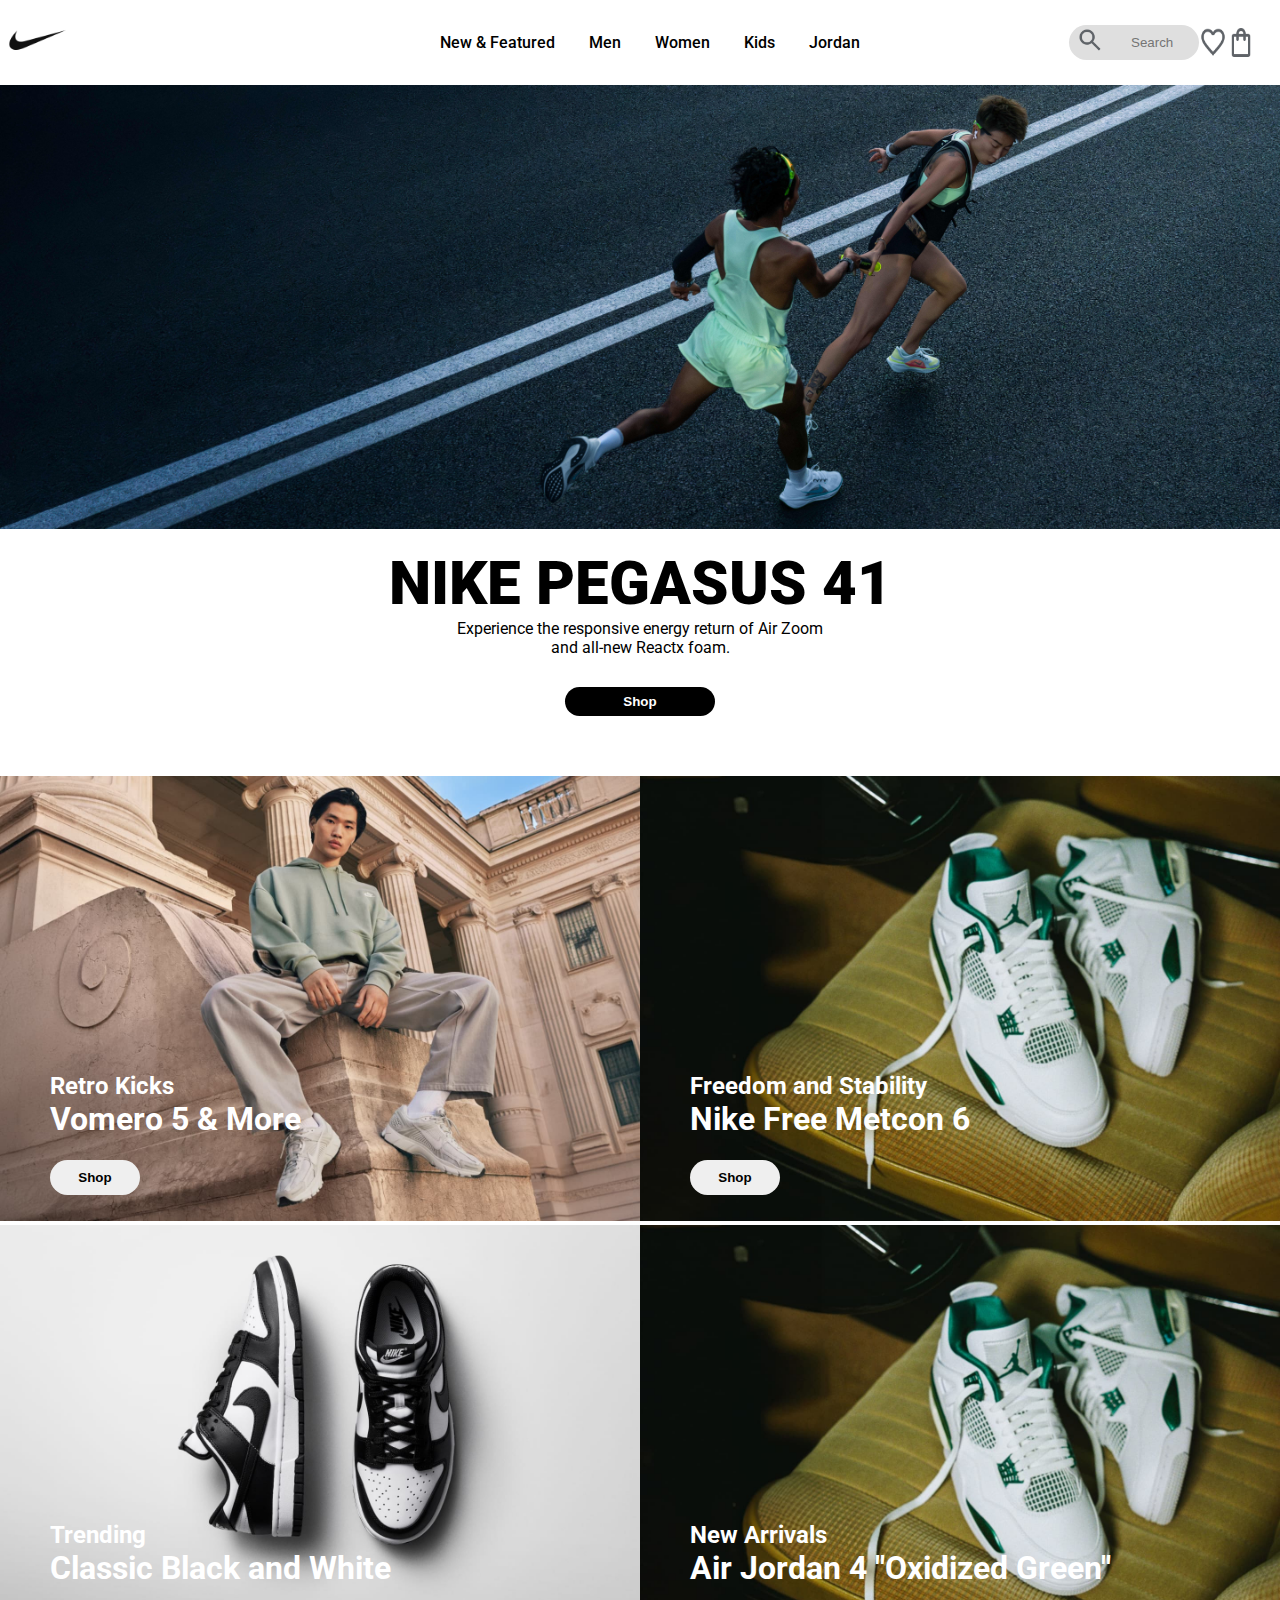
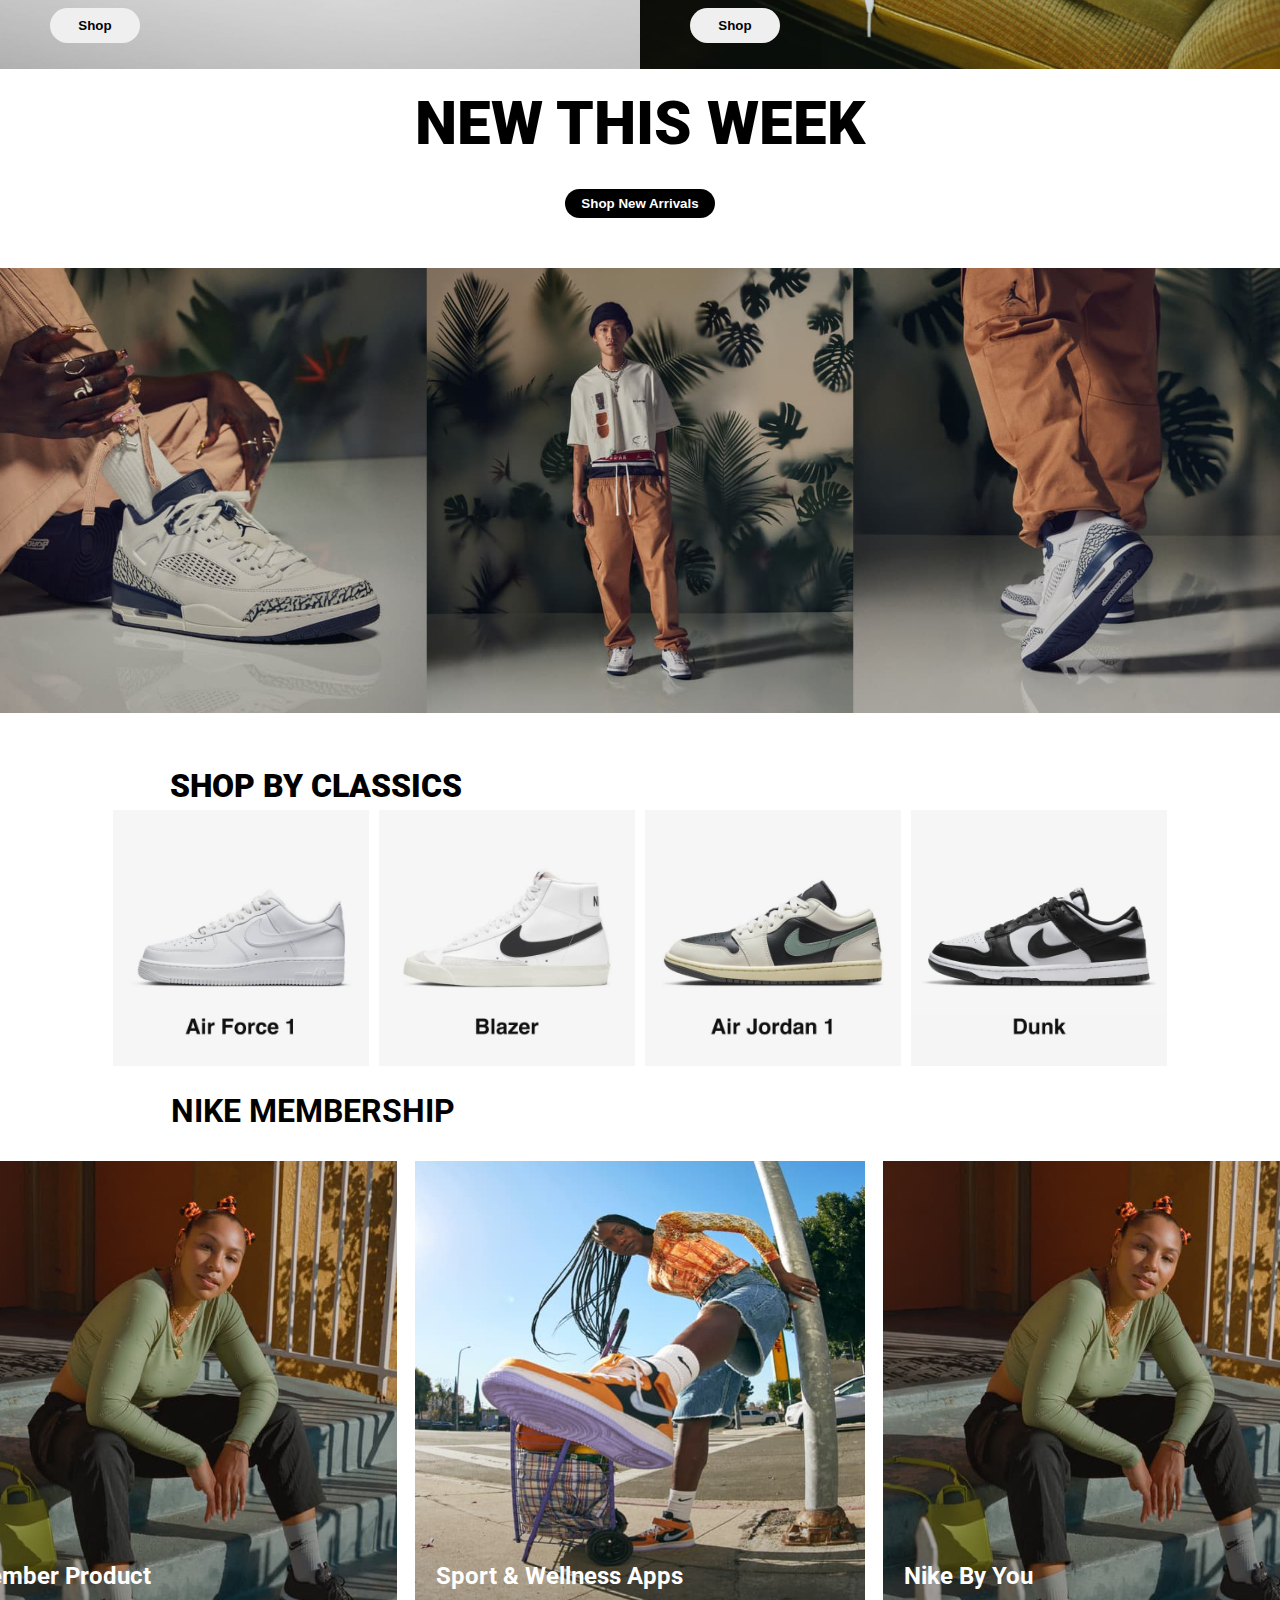
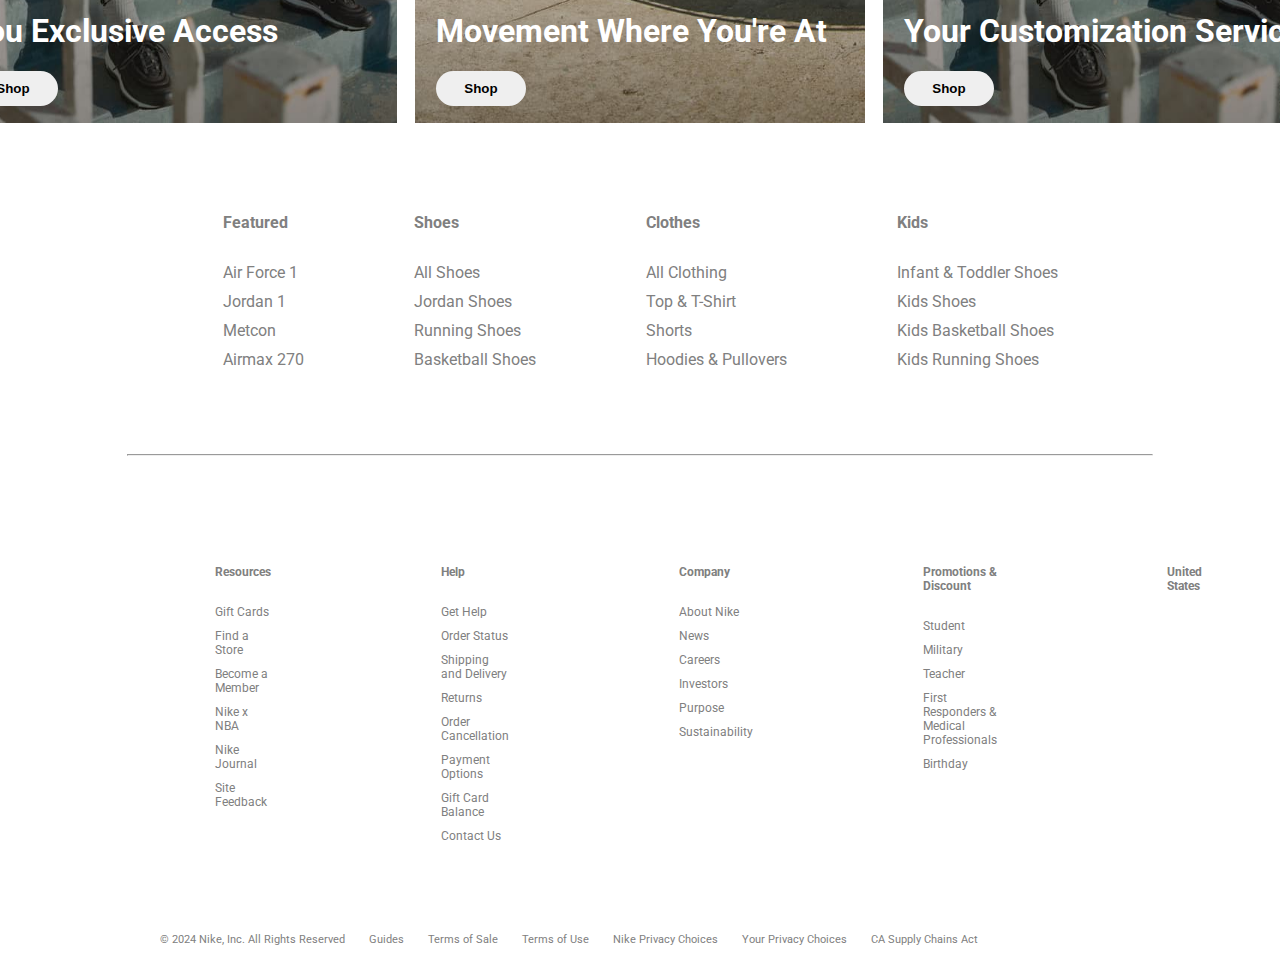
<file: index.html>
<!DOCTYPE html>
<html lang="en">
<head>
    <meta charset="UTF-8">
    <meta name="viewport" content="width=device-width, initial-scale=1.0">
    <link rel="preconnect" href="https://fonts.googleapis.com">
    <link rel="preconnect" href="https://fonts.gstatic.com" crossorigin>
    <link href="https://fonts.googleapis.com/css2?family=Roboto:ital,wght@0,100;0,300;0,400;0,500;0,700;0,900;1,100;1,300;1,400;1,500;1,700;1,900&display=swap" rel="stylesheet">
    <title>Training</title>
    <link rel="stylesheet" href="style.css">
</head>
<body>
    <header>
        <div id="logo">
            <img src="images/logo.png" alt="logo">
        </div>
        <nav>
            <a href="#New">New & Featured</a>
            <a href="#New">Men</a>
            <a href="#New">Women</a>
            <a href="#New">Kids</a>
            <a href="#New">Jordan</a>
        </nav>
        <div id="end">
            <div id="searchbar">
                <input type="search" name="search" id="input" placeholder="Search" >
                <button id="search_button">
                    <img src="images/search_icon.png" alt="">
                </button>
            </div>
            <img src="images/Favorite_icon.png" alt="icon">
            <img src="images/Bag_icon.png" alt="">
        </div>
    </header>

    <main>
        <a href="#product"><img src="images/Main.jpeg" alt="" id="main_image"></a>

        <div class="text">
            <h1>NIKE PEGASUS 41</h1>
            <p>Experience the responsive energy return of Air Zoom </br> and all-new Reactx foam.</p>
            <button>Shop</button>
        </div>

        <div id="catalog">
            <div class="row item-1">
                <img src="images/item-1.jpeg" alt="image">
                <div id="content">
                <h2>Retro Kicks</h2>
                <h1>Vomero 5 & More</h1>
                <a href="shop/shop.html"><button>Shop</button></a>
                </div>
            </div>
            <div class="row item-2">
                <img src="images/item-4.jpeg" alt="image">
                <div id="content">
                <h2>Freedom and Stability</h2>
                <h1>Nike Free Metcon 6</h1>
                <a href="shop/shop.html"><button>Shop</button></a>
                </div>
            </div>
            <div class="row item-3">
                <img src="images/item-3.jpeg" alt="image">
                <div id="content">
                <h2>Trending</h2>
                <h1>Classic Black and White</h1>
                <a href="shop/shop.html"><button>Shop</button></a>
                </div>
            </div>
            <div class="row item-4">
                <img src="images/item-4.jpeg" alt="image">
                <div id="content">
                <h2>New Arrivals</h2>
                <h1>Air Jordan 4 "Oxidized Green"</h1>
                <a href="shop/shop.html"><button>Shop</button></a>
                </div>
            </div>
        </div>
        <div class="text">
            <h1>NEW THIS WEEK</h1>
            <button>Shop New Arrivals</button>
        </div>
        <img src="images/3guy.jpeg" alt="guy" id="single_image">
    <div id="shop_list">
        <h1>SHOP BY CLASSICS</h1>
        <div id="list">
        <img src="images/1.jpeg" alt="1">
        <img src="images/2.jpeg" alt="1">
        <img src="images/3.jpeg" alt="1">
        <img src="images/4.jpeg" alt="1">
         </div>
    </div>
             <h1 class="membership_header">NIKE MEMBERSHIP</h1>
    <div id="membership">
    <div class="item1">
        <img src="images/bottom1.jpeg" alt="11">
        <div class="content1">
            <h2>Member Product</h2>
            <h1>You Exclusive Access</h1>
            <a href="shop/shop.html"><button>Shop</button></a>
            </div>
    </div>
    <div class="item1">
        <img src="images/bottom3.jpeg" alt="11">
        <div class="content1">
            <h2>Sport & Wellness Apps</h2>
            <h1>Movement Where You're At</h1>
            <a href="shop/shop.html"><button>Shop</button></a>
            </div>
    </div>
    <div class="item1">
        <img src="images/bottom1.jpeg" alt="11">
        <div class="content1">
            <h2>Nike By You</h2>
            <h1>Your Customization Service</h1>
            <a href="shop/shop.html"><button>Shop</button></a>
            </div>
    </div>
    </div>

    <div id="features">
        <div class="column">
            <a href="#"><h4>Featured</h4></a>
            <a href="#">Air Force 1</a>
            <a href="#">Jordan 1</a>
            <a href="#">Metcon</a>
            <a href="#">Airmax 270</a>
        </div>
        <div class="column">
            <a href="#"><h4>Shoes</h4></a>
            <a href="#">All Shoes</a>
            <a href="#">Jordan Shoes</a>
            <a href="#">Running Shoes</a>
            <a href="#">Basketball Shoes</a>
        </div>
        <div class="column">
            <a href="#"><h4>Clothes</h4></a>
            <a href="#">All Clothing</a>
            <a href="#">Top & T-Shirt</a>
            <a href="#">Shorts</a>
            <a href="#">Hoodies & Pullovers</a>
        </div>
        <div class="column">
            <a href="#"><h4>Kids</h4></a>
            <a href="#">Infant & Toddler Shoes</a>
            <a href="#">Kids Shoes</a>
            <a href="#">Kids Basketball Shoes</a>
            <a href="#">Kids Running Shoes</a>
        </div>
    </div>
    <hr width="80%">
    </main>

    <footer>
        <div id="last">
            <div class="column_content">
                <a href="#"><h4>Resources</h4></a>
                <a href="#">Gift Cards</a>
                <a href="#">Find a Store</a>
                <a href="#">Become a Member</a>
                <a href="#">Nike x NBA</a>
                <a href="#">Nike Journal</a>
                <a href="#">Site Feedback</a>
            </div>
            <div class="column_content">
                <a href="#"><h4>Help</h4></a>
                <a href="#">Get Help</a>
                <a href="#">Order Status</a>
                <a href="#">Shipping and Delivery</a>
                <a href="#">Returns</a>
                <a href="#">Order Cancellation</a>
                <a href="#">Payment Options</a>
                <a href="#">Gift Card Balance</a>
                <a href="#">Contact Us</a>
            </div>
            <div class="column_content">
                <a href="#"><h4>Company</h4></a>
                <a href="#">About Nike</a>
                <a href="#">News</a>
                <a href="#">Careers</a>
                <a href="#">Investors</a>
                <a href="#">Purpose</a>
                <a href="#">Sustainability</a>
            </div>
            <div class="column_content">
                <a href="#"><h4>Promotions & Discount</h4></a>
                <a href="#">Student</a>
                <a href="#">Military</a>
                <a href="#">Teacher</a>
                <a href="#">First Responders & Medical Professionals</a>
                <a href="#">Birthday</a>
            </div>
            <div class="column_content">
                <a href="#"><h4>United States</h4></a>
            </div>
        </div>

        <div id="gray">
            <a href="#">© 2024 Nike, Inc. All Rights Reserved</a>
            <a href="Guides">Guides</a>
            <a href="#">Terms of Sale</a>
            <a href="#">Terms of Use</a>
            <a href="#">Nike Privacy Choices</a>
            <a href="#">Your Privacy Choices</a>
            <a href="#">CA Supply Chains Act</a>
        </div>
    </footer>

</body>
</html>
</file>
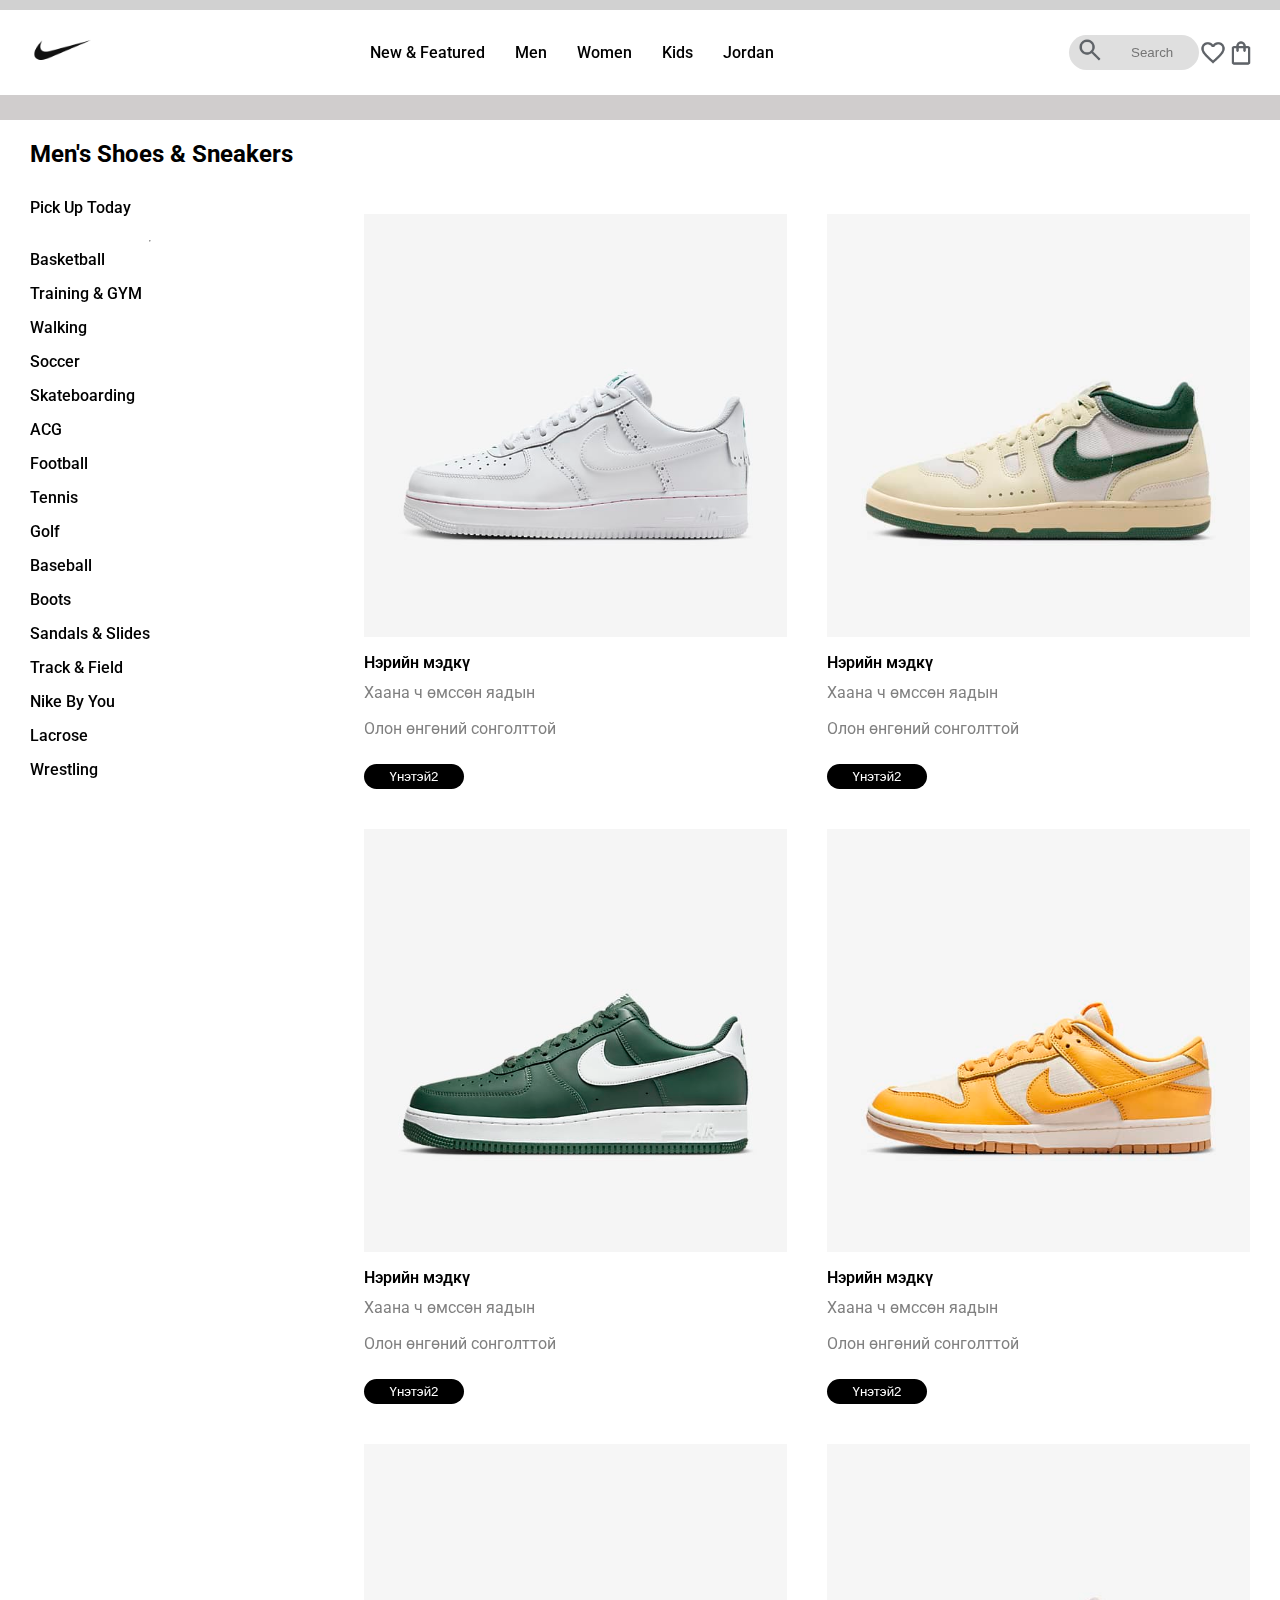
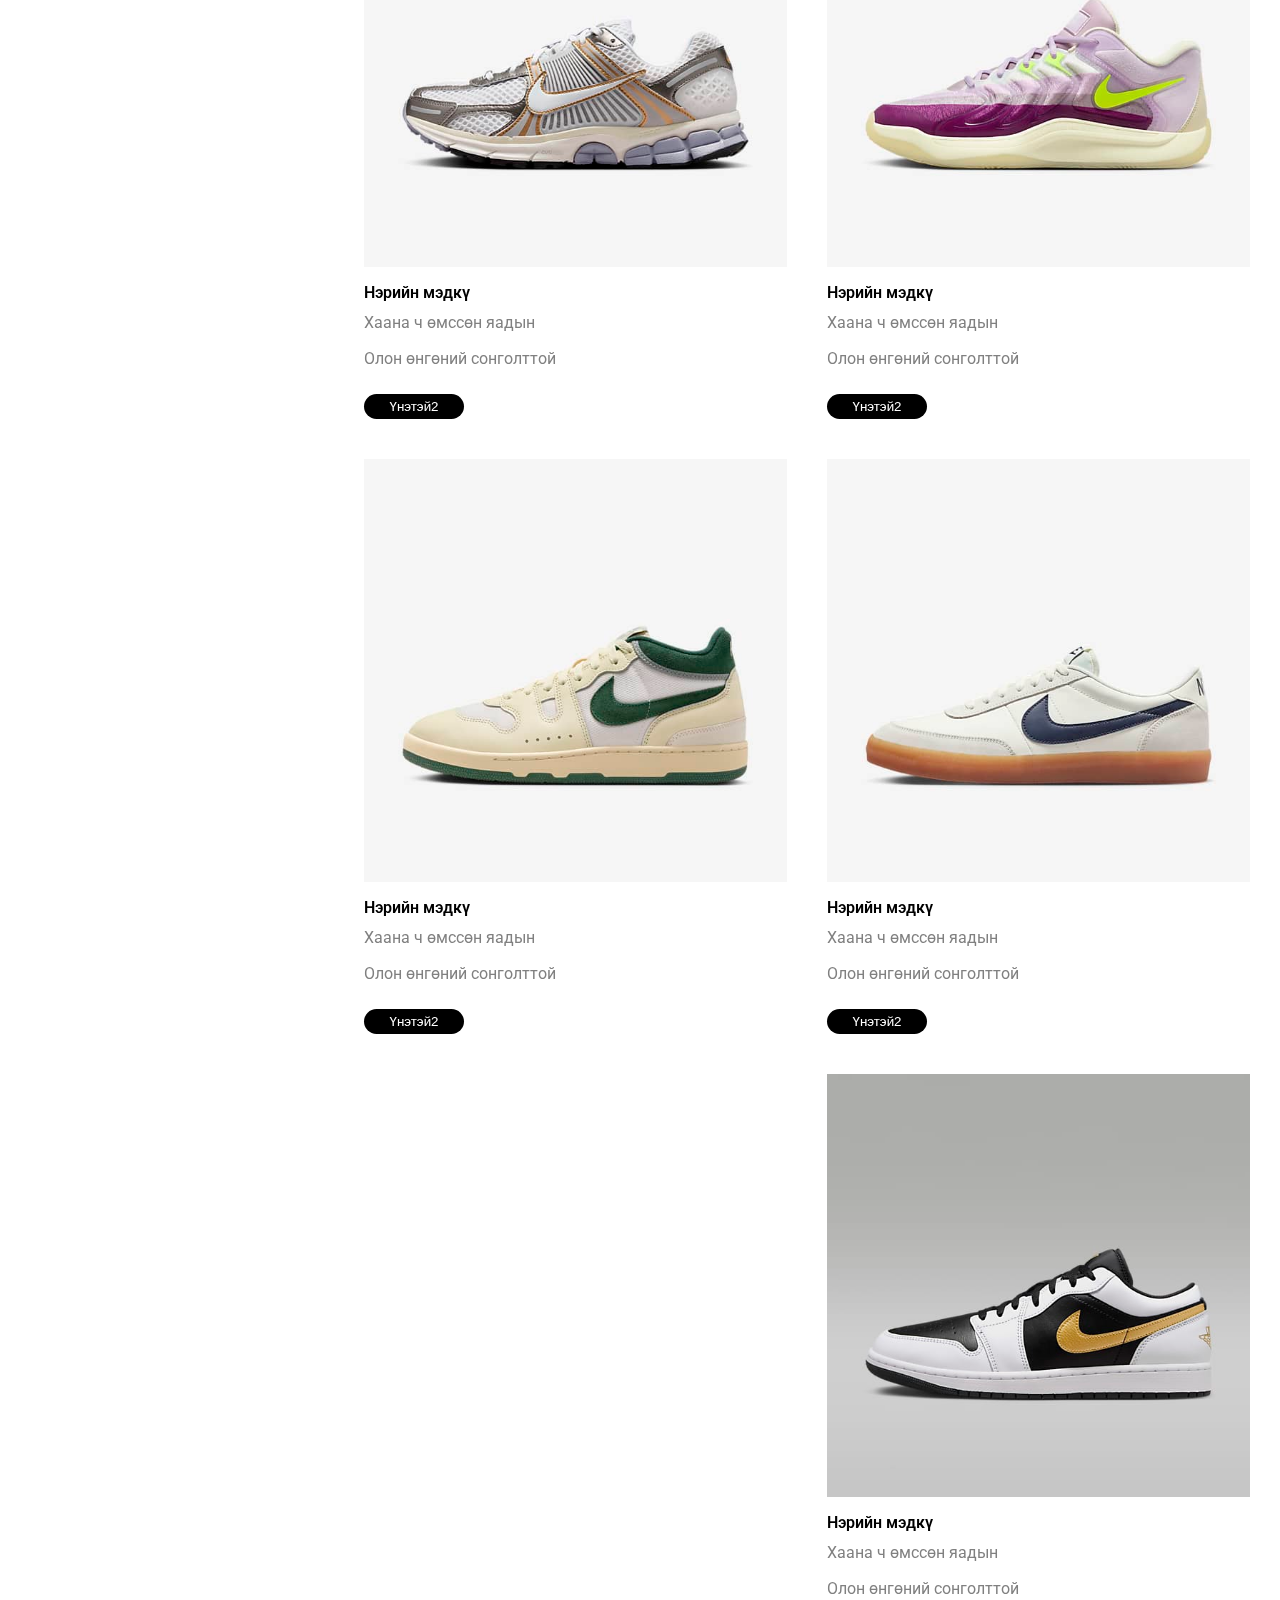
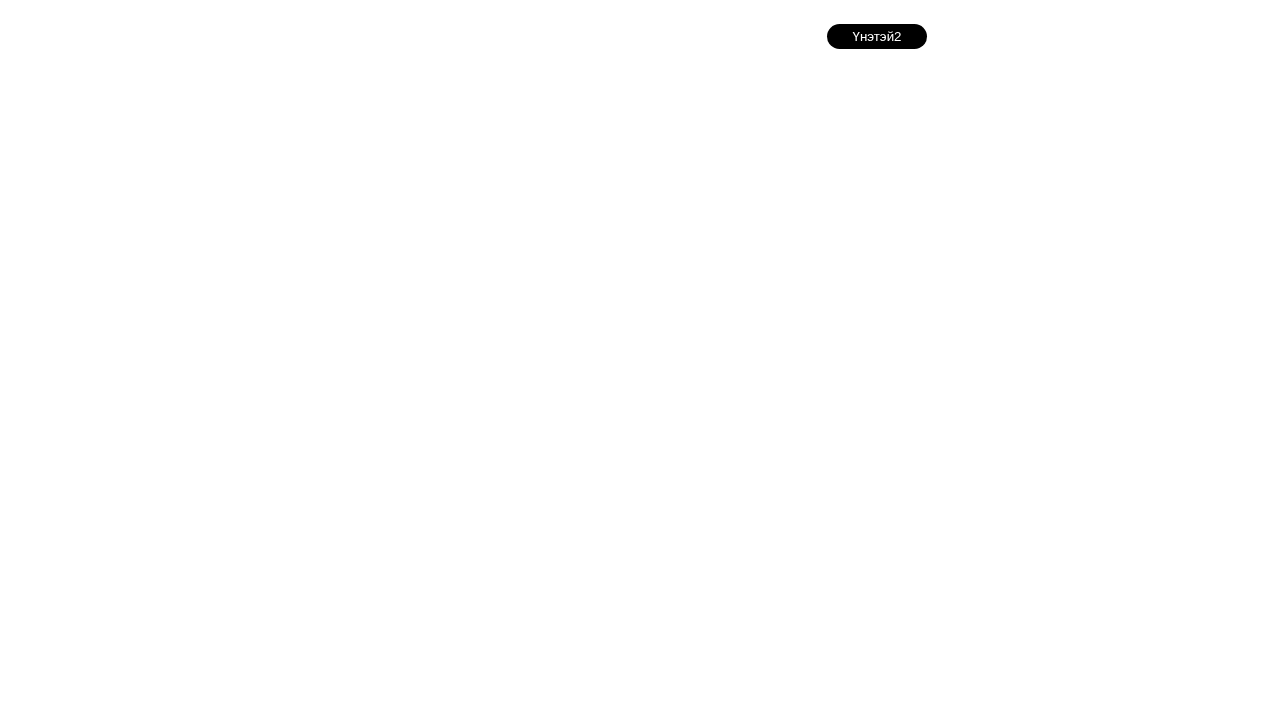
<file: shop/shop.html>
<!DOCTYPE html>
<html lang="en">
<head>
    <meta charset="UTF-8">
    <meta name="viewport" content="width=device-width, initial-scale=1.0">
    <title>Nike</title>
    <link rel="preconnect" href="https://fonts.googleapis.com">
    <link rel="preconnect" href="https://fonts.gstatic.com" crossorigin>
    <link href="https://fonts.googleapis.com/css2?family=Roboto:ital,wght@0,100;0,300;0,400;0,500;0,700;0,900;1,100;1,300;1,400;1,500;1,700;1,900&display=swap" rel="stylesheet">   
    <link rel="stylesheet" href="style.css">
</head>
<body>
    <div id="gray2"></div>
    <header>
        <div id="logo">
            <img src="icon/logo.png" alt="logo">
        </div>
        <nav>
            <a href="#New">New & Featured</a>
            <a href="#New">Men</a>
            <a href="#New">Women</a>
            <a href="#New">Kids</a>
            <a href="#New">Jordan</a>
        </nav>
        <div id="end">
            <div id="searchbar">
                <input type="search" name="search" id="input" placeholder="Search" >
                <button id="search_button">
                    <img src="icon/search_icon.png" alt="">
                </button>
            </div>
            <img src="icon/Favorite_icon.png" alt="icon">
            <img src="icon/Bag_icon.png" alt="">
        </div>
    </header>
    <main>
        <div id="gray"></div>
        <h2>Men's Shoes & Sneakers</h2>
        <div id="side_menu">
            <div id="navigator">
                <a href="#">Pick Up Today</a>
                <hr>
                <a href="#Basketball">Basketball</a>
                <a href="#Training">Training & GYM</a>
                <a href="#Basketball">Walking</a>
                <a href="#Basketball">Soccer</a>
                <a href="#Basketball">Skateboarding</a>
                <a href="#Basketball">ACG</a>
                <a href="#Basketball">Football</a>
                <a href="#Basketball">Tennis</a>
                <a href="#Training">Golf</a>
                <a href="#Basketball">Baseball</a>
                <a href="#Basketball">Boots</a>
                <a href="#Basketball">Sandals & Slides</a>
                <a href="#Basketball">Track & Field</a>
                <a href="#Basketball">Nike By You</a>
                <a href="#Basketball">Lacrose</a>
                <a href="#Basketball">Wrestling</a>
            </div>
        </div>
<div id="list">
    <div class="item item-1">
        <img src="images/air-force-1-07-lv8-mens-shoes-CgLD9b.jpeg" alt="">
        <p class="product_name">Нэрийн мэдкү</p>
        <p class="usage">Хаана ч өмссөн яадын</p>
        <p class="color">Олон өнгөний сонголттой</p>
        <button class="price">    
            <span class="replies">Үнэтэй2</span>
            <span class="comment">За яахав чамд гээд үнэгүй2</span>
        </button>
    </div>
        <div class="item item-2">
        <img src="images/attack-mens-shoes-lvkCWb.jpeg" alt="">
        <p class="product_name">Нэрийн мэдкү</p>
        <p class="usage">Хаана ч өмссөн яадын</p>
        <p class="color">Олон өнгөний сонголттой</p>
        <button class="price">    
            <span class="replies">Үнэтэй2</span>
            <span class="comment">За яахав чамд гээд үнэгүй2</span>
        </button>
    </div>
        <div class="item item-3">
        <img src="images/air-force-1-07-mens-shoes-J7xw5P.jpeg" alt="">
        <p class="product_name">Нэрийн мэдкү</p>
        <p class="usage">Хаана ч өмссөн яадын</p>
        <p class="color">Олон өнгөний сонголттой</p>
        <button class="price">    
            <span class="replies">Үнэтэй2</span>
            <span class="comment">За яахав чамд гээд үнэгүй2</span>
        </button>
    </div>
    <div class="item item-4">
        <img src="images/dunk-low-retro-premium-mens-shoes-ntThM8.jpeg" alt="">
        <p class="product_name">Нэрийн мэдкү</p>
        <p class="usage">Хаана ч өмссөн яадын</p>
        <p class="color">Олон өнгөний сонголттой</p>
        <button class="price">    
            <span class="replies">Үнэтэй2</span>
            <span class="comment">За яахав чамд гээд үнэгүй2</span>
        </button>
    </div>
        <div class="item item-5">
        <img src="images/zoom-vomero-5-shoes-MgsTqZ.jpeg" alt="">
        <p class="product_name">Нэрийн мэдкү</p>
        <p class="usage">Хаана ч өмссөн яадын</p>
        <p class="color">Олон өнгөний сонголттой</p>
        <button class="price">    
            <span class="replies">Үнэтэй2</span>
            <span class="comment">За яахав чамд гээд үнэгүй2</span>
        </button>
    </div>
        <div class="item item-6">
        <img src="images/kd17-x-alchemist-basketball-shoes-t6HTr6.jpeg" alt="">
        <p class="product_name">Нэрийн мэдкү</p>
        <p class="usage">Хаана ч өмссөн яадын</p>
        <p class="color">Олон өнгөний сонголттой</p>
        <button class="price">    
            <span class="replies">Үнэтэй2</span>
            <span class="comment">За яахав чамд гээд үнэгүй2</span>
        </button>
    </div>
    <div class="item item-7">
        <img src="images/attack-mens-shoes-lvkCWb.jpeg" alt="">
        <p class="product_name">Нэрийн мэдкү</p>
        <p class="usage">Хаана ч өмссөн яадын</p>
        <p class="color">Олон өнгөний сонголттой</p>
        <button class="price">    
            <span class="replies">Үнэтэй2</span>
            <span class="comment">За яахав чамд гээд үнэгүй2</span>
        </button>
    </div>
        <div class="item item-8">
        <img src="images/killshot-2-leather-mens-shoes-72M7D1.jpeg" alt="">
        <p class="product_name">Нэрийн мэдкү</p>
        <p class="usage">Хаана ч өмссөн яадын</p>
        <p class="color">Олон өнгөний сонголттой</p>
        <button class="price">    
            <span class="replies">Үнэтэй2</span>
            <span class="comment">За яахав чамд гээд үнэгүй2</span>
        </button>
    </div>
        <div class="item item-9">
        <img src="images/air-jordan-1-low-mens-shoes-0LXhbn.jpeg" alt="">
        <p class="product_name">Нэрийн мэдкү</p>
        <p class="usage">Хаана ч өмссөн яадын</p>
        <p class="color">Олон өнгөний сонголттой</p>
        <button class="price">    
            <span class="replies">Үнэтэй2</span>
            <span class="comment">За яахав чамд гээд үнэгүй2</span>
        </button>
    </div>
</div>
</main>
</div>
</body>
</html>
</file>
<file: style.css>
body {
  margin: 0px;
  padding: 0px;
  font-family: "Roboto", sans-serif;
  font-weight: 400;
  font-style: normal;
}
a {
  text-decoration: none;
  color: black;
}

header {
  position: sticky;
  top: 0;
  background-color: rgba(255, 255, 255);
  display: flex;
  justify-content: space-between;
  align-items: center;
  z-index: 1;
  top: -3px;
}

#logo img {
  width: 75px;
  margin-right: 180px;
}

#end {
  display: flex;
  flex-direction: row;
  padding: 25px;
}

#end img {
  width: 28px;
}

header a {
  text-decoration: none;
  color: black;
  font-family: "Roboto", sans-serif;
  font-weight: 500;
  font-style: normal;
  font-size: 16px;
  padding: 15px;
}
#search_bar {
  display: flex;
  position: absolute;
  right: 150px;
}

#search_button {
  background-color: rgb(223, 223, 223);
  border: none;
  border-radius: 50%;
  position: absolute;
  right: 170px;
}
#input {
  background-color: rgb(223, 223, 223);
  border: none;
  width: 130px;
  height: 35px;
  border-radius: 18px;
}
::placeholder {
  padding-left: 60px;
}

/*Main body*/

a img {
  height: 100%;
  width: 100%;
}

.text {
  text-align: center;
  margin: 0px;
  padding: 0px;
}

.text h1 {
  font-size: 60px;
  font-weight: 1000;
  margin: 0px;
  margin-top: 15px;
}
.text p {
  margin: 0px;
}

.text button {
  background-color: black;
  color: white;
  font-weight: bold;
  margin-top: 30px;
  width: 150px;
  border: 0px;
  padding: 7px;
  border-radius: 20px;
  cursor: pointer;
  transition: 0.3s;
}
.text button:hover {
  background-color: rgb(59, 59, 59);
  width: 180px;
}

#catalog {
  display: flex;
  flex-wrap: wrap;
  margin-top: 60px;
}

.row {
  width: 50%;
  position: relative;
}

.row img {
  padding: 0;
  width: 100%;
}
#content {
  position: absolute;
  color: white;
  bottom: 30px;
  left: 50px;
}
#catalog h1 {
  margin-top: 0;
}
#catalog h2 {
  margin-bottom: 0;
}

#content button {
  font-weight: bold;
  width: 90px;
  border: 0px;
  padding: 10px;
  border-radius: 20px;
  cursor: pointer;
  transition: 0.5s;
}
#content button:hover {
  background-color: rgb(0, 0, 0);
  border: solid 1px;
  border-color: white;
  color: white;
  transform: scale(1.2);
}

#single_image {
  width: 100%;
  cursor: pointer;
  margin-top: 50px;
}
#shop_list h1 {
  margin-top: 50px;
  margin-left: 170px;
  margin-bottom: 0px;
  font-weight: 1000;
}
#list {
  display: flex;
  flex-direction: row;
  justify-content: center;
}

#shop_list img {
  width: 20%;
  padding: 5px;
  cursor: pointer;
}

#membership {
  display: flex;
  flex-direction: row;
  justify-content: center;
}

.item1 img {
  width: 50vh;
  padding: 1vh;
}

.item1 {
  position: relative;
}

.content1 {
  position: absolute;
  bottom: 30px;
  left: 30px;
  color: white;
}
.membership_header {
  margin-left: 19vh;
}
.content1 button {
  font-weight: bold;
  width: 90px;
  border: 0px;
  padding: 10px;
  border-radius: 20px;
  cursor: pointer;
  transition: 0.5s;
}
.content1 button:hover {
  background-color: rgb(0, 0, 0);
  border: solid 1px;
  border-color: white;
  color: white;
  transform: scale(1.2);
}

#features {
  display: flex;
  justify-content: center;
  align-items: baseline;
}
.column {
  display: flex;
  flex-direction: column;
  padding: 50px;
}

.column a {
  padding: 5px;
  color: gray;
  transition: 0.3s;
}
.column a :hover {
  color: black;
}
hr {
  margin-top: 30px;
}
#last {
  display: flex;
  justify-content: flex-start;
  margin-left: 130px;
}
.column_content {
  display: flex;
  flex-direction: column;
  padding: 80px;
}
.column_content a {
  padding: 5px;
  font-size: 12px;
  color: gray;
}

#gray {
  margin-left: 150px;
  margin-bottom: 30px;
}

#gray a {
  color: gray;
  font-size: 11px;
  padding: 10px;
}
</file>
<file: shop/style.css>
body {
  margin: 0px;
  padding: 0px;
  font-family: "Roboto", sans-serif;
  font-weight: 400;
  font-style: normal;
  transition: 0.3s;
}
header {
  position: sticky;
  top: 0;
  background-color: rgba(255, 255, 255, 0.71);
  display: flex;
  justify-content: space-between;
  align-items: center;
  z-index: 1;
  top: -3px;
}

nav {
  display: flex;
  justify-content: center;
}
#logo img {
  width: 75px;
  margin-left: 25px;
}

#end {
  display: flex;
  padding: 25px;
  align-items: center;
}

#end img {
  width: 28px;
  height: fit-content;
}

header a {
  text-decoration: none;
  color: black;
  font-family: "Roboto", sans-serif;
  font-weight: 500;
  font-style: normal;
  font-size: 16px;
  padding: 15px;
}
#search_bar {
  display: flex;
  position: absolute;
  right: 400px;
}

#search_button {
  background-color: rgb(223, 223, 223);
  border: none;
  border-radius: 50%;
  position: absolute;
  right: 170px;
}
#input {
  background-color: rgb(223, 223, 223);
  border: none;
  width: 130px;
  height: 35px;
  border-radius: 18px;
}
::placeholder {
  padding-left: 60px;
}

main h2 {
  margin-left: 30px;
}

#list {
  position: relative;
  top: -630px;
  display: flex;
  flex-direction: row;
  flex-wrap: wrap;
  margin: 10px;
  margin-top: 30px;
  margin-left: 300px;
  justify-content: flex-end;
}
.item {
  display: flex;
  flex-direction: column;
  padding: 20px;
}
.product_name {
  font-weight: 600;
  margin-bottom: 10px;
}
.price {
  font-weight: 600;
  margin-top: 10px;
}

.usage,
.color {
  color: gray;
  margin-top: 1px;
}

#list img {
  width: 47vh;
  cursor: pointer;
}
#side_menu {
  position: sticky;
  top: 80px;
  width: 300px;
  transition: 0.3s;
}

#side_menu a {
  color: red;
  transition: 0.3s;
}

#side_menu a:hover {
  color: red;
  transform: scale(1.1);
}
#navigator a {
  text-decoration: none;
  color: black;
  font-weight: 500;
  margin-left: 30px;
  padding-bottom: 15px;
}

#navigator {
  display: flex;
  flex-direction: column;
  margin-top: 30px;
}

#gray {
  width: 100%;
  height: 25px;
  background-color: rgb(208, 205, 205);
}
#gray2 {
  width: 100%;
  height: 10px;
  background-color: rgb(209, 209, 209);
}

button.price {
  background-color: black;
  font-weight: 100;
  color: white;
  width: 100px;
  height: 25px;
  border: none;
  border-radius: 18px;
  cursor: pointer;
  transition: 0.2s;
}

button .comment {
  display: none;
}

button:hover .replies {
  display: none;
}

button:hover .comment {
  display: inline;
}
button.price:hover {
  width: 200px;
  transform: scale(1.1);
}
</file>
